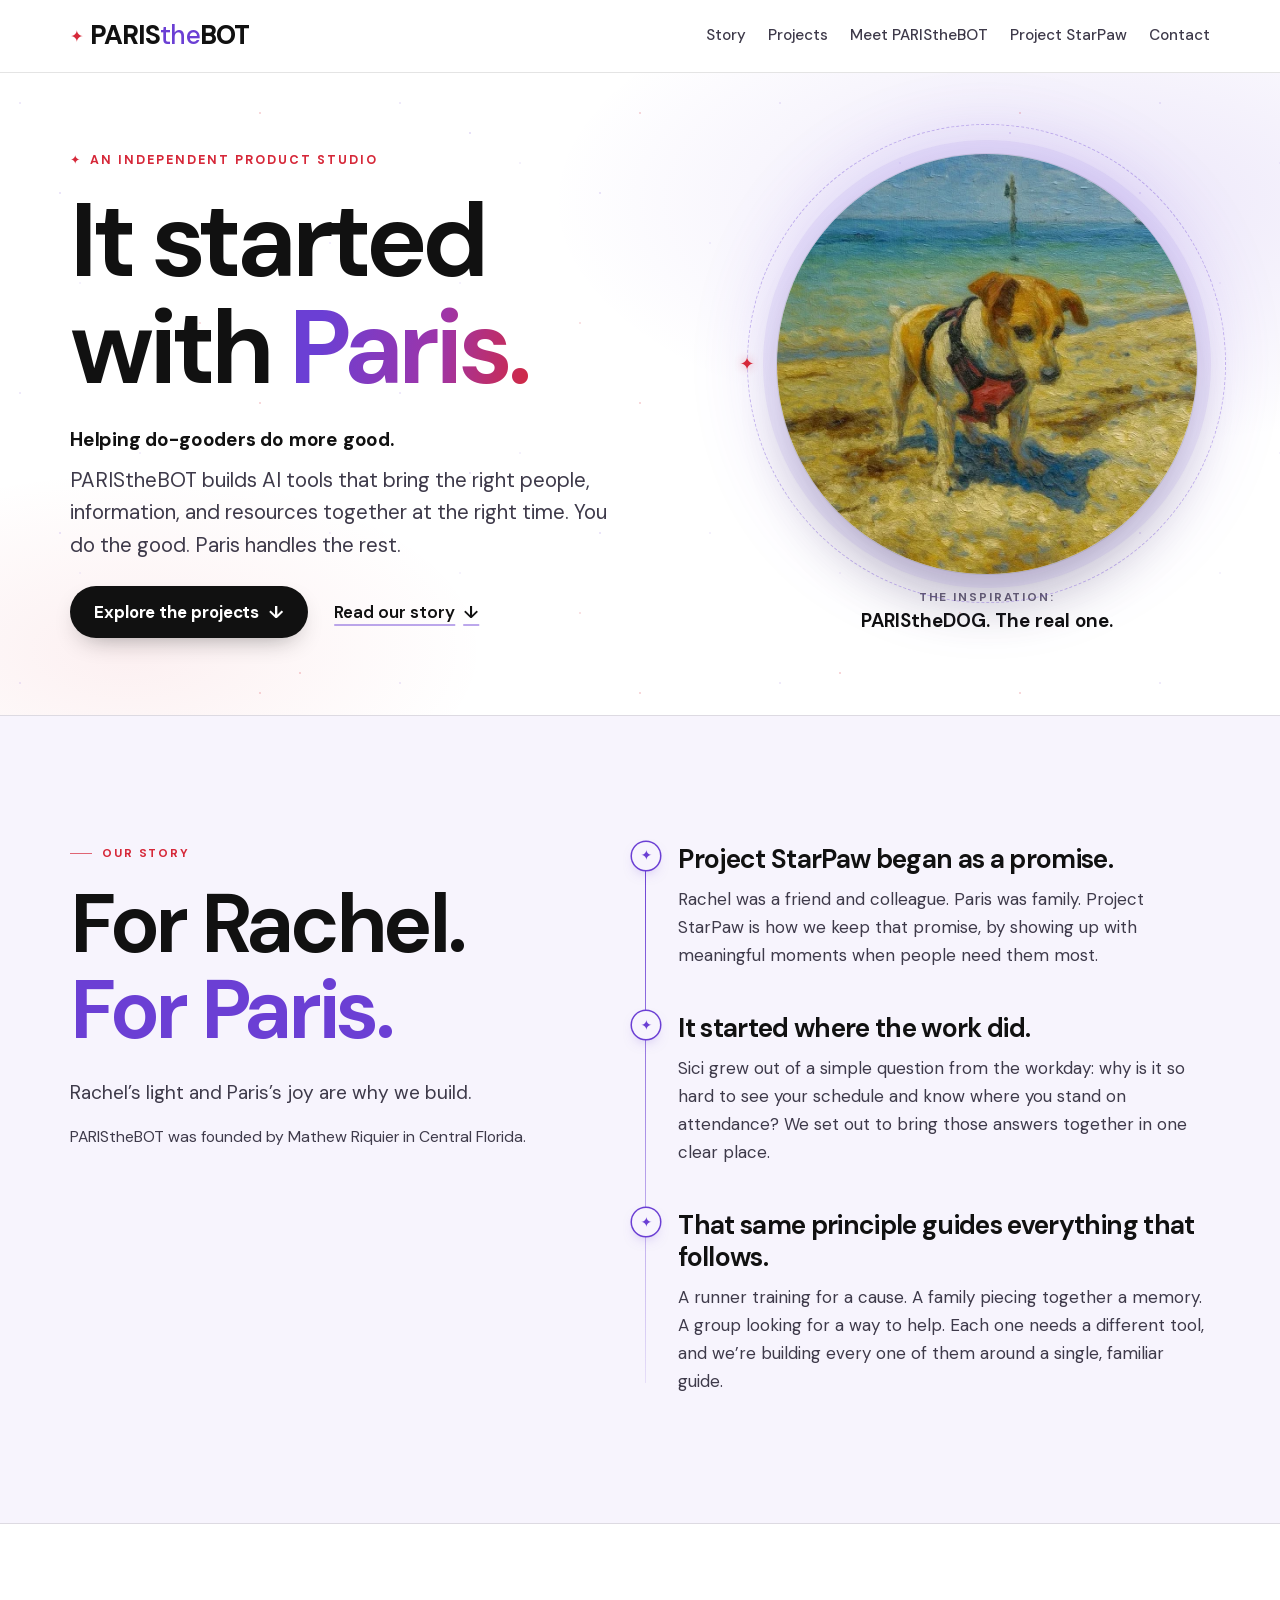
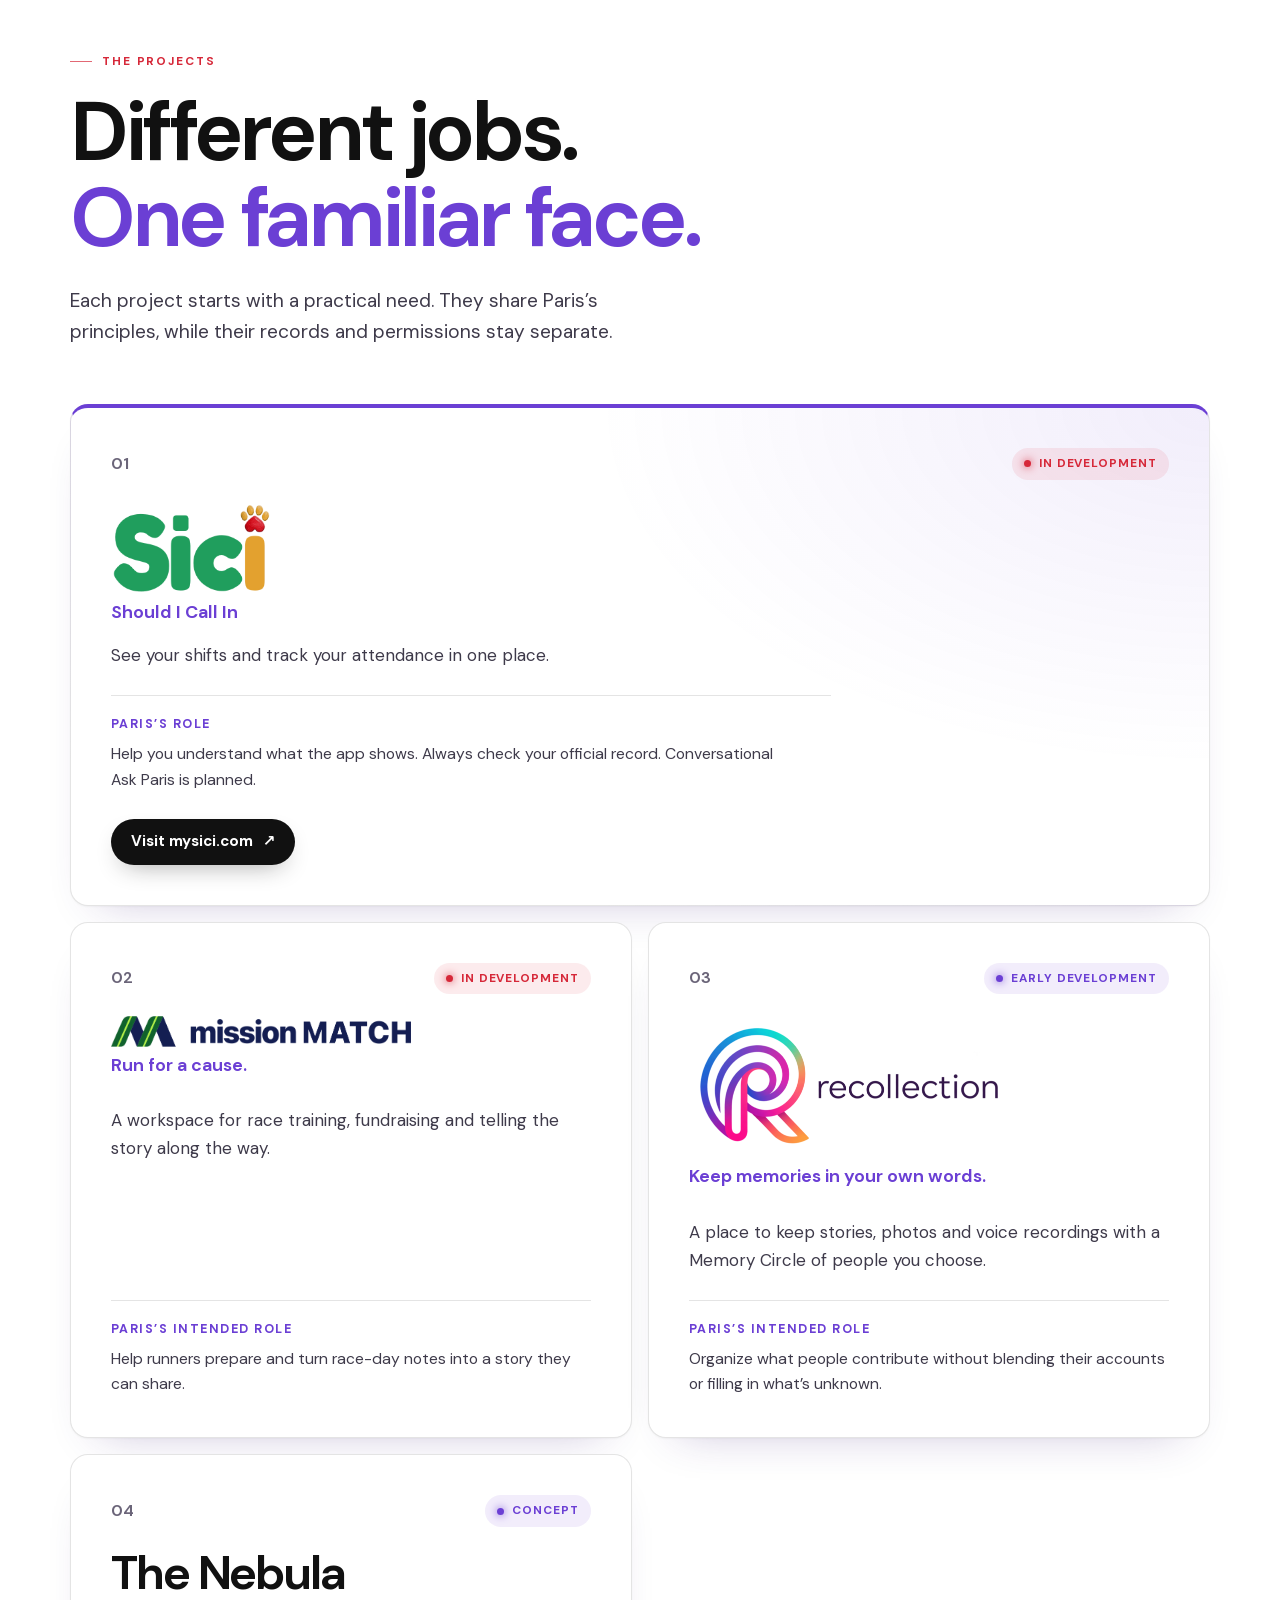
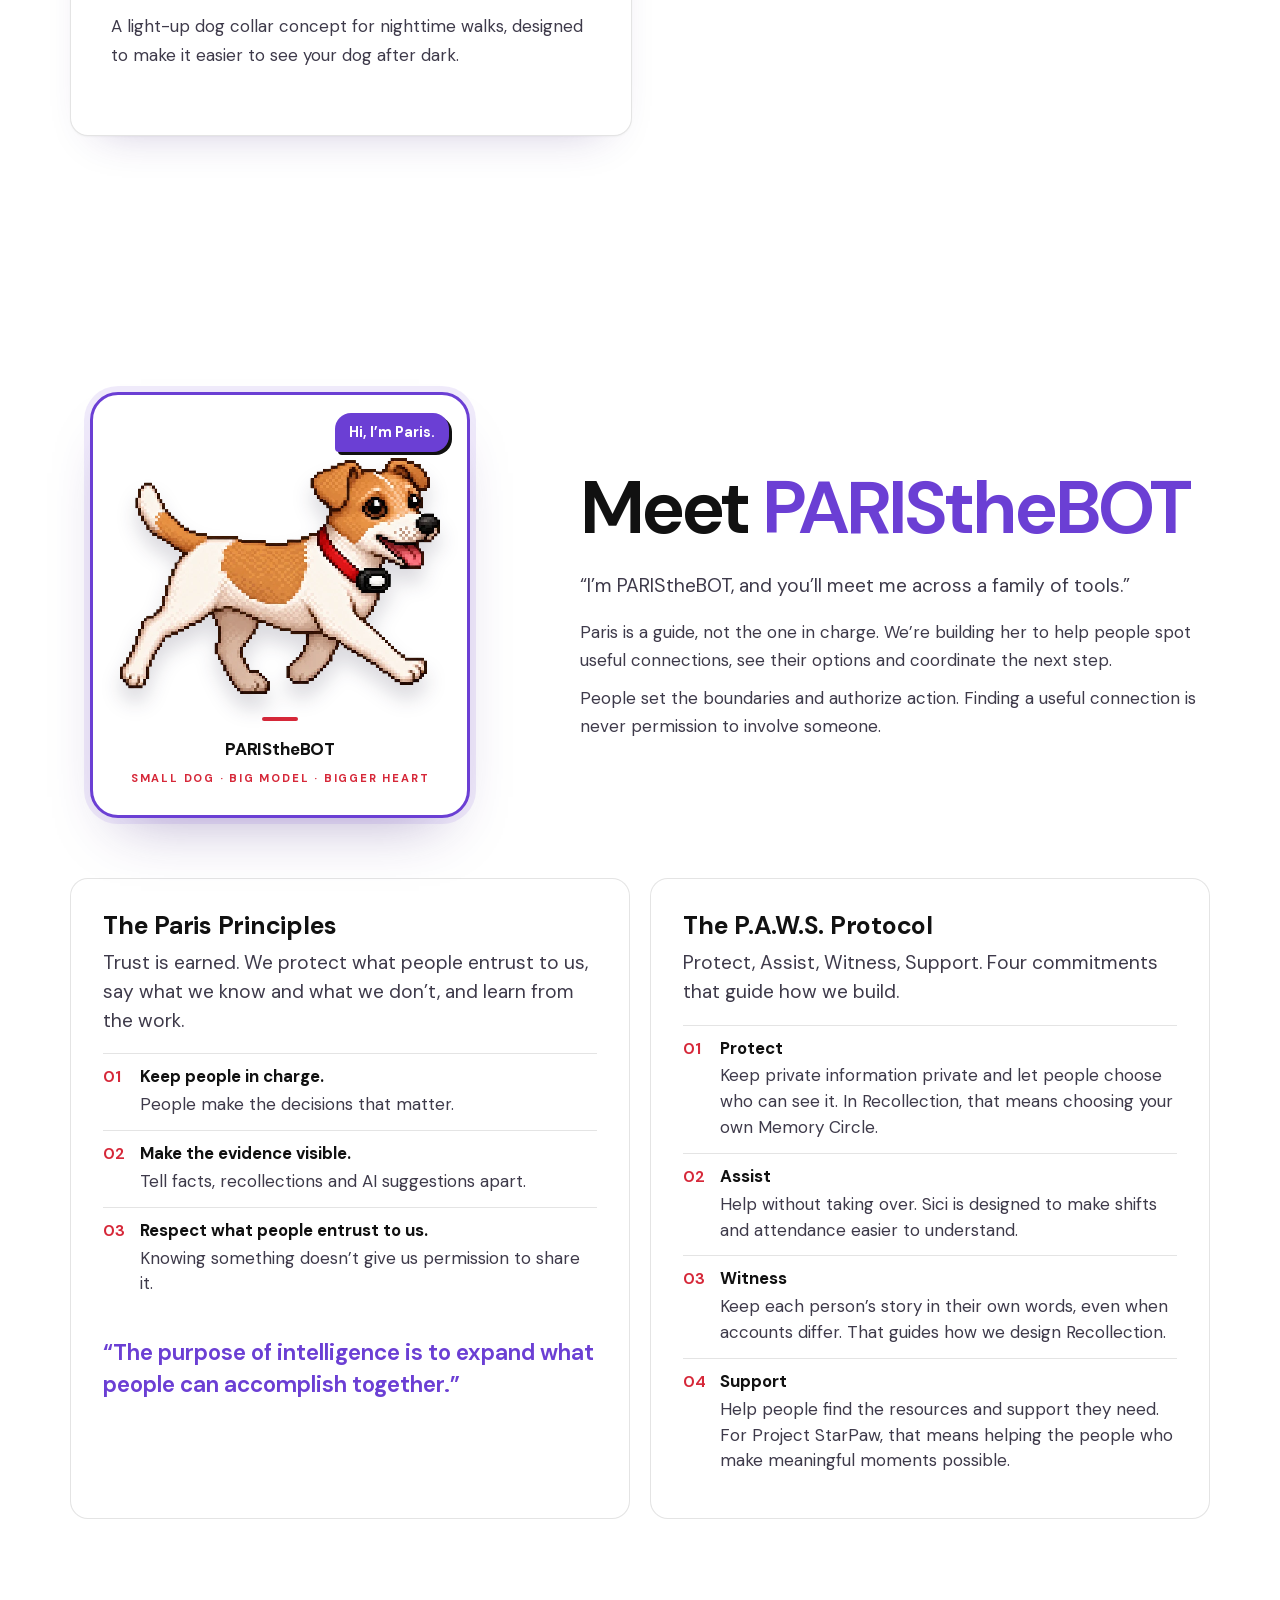
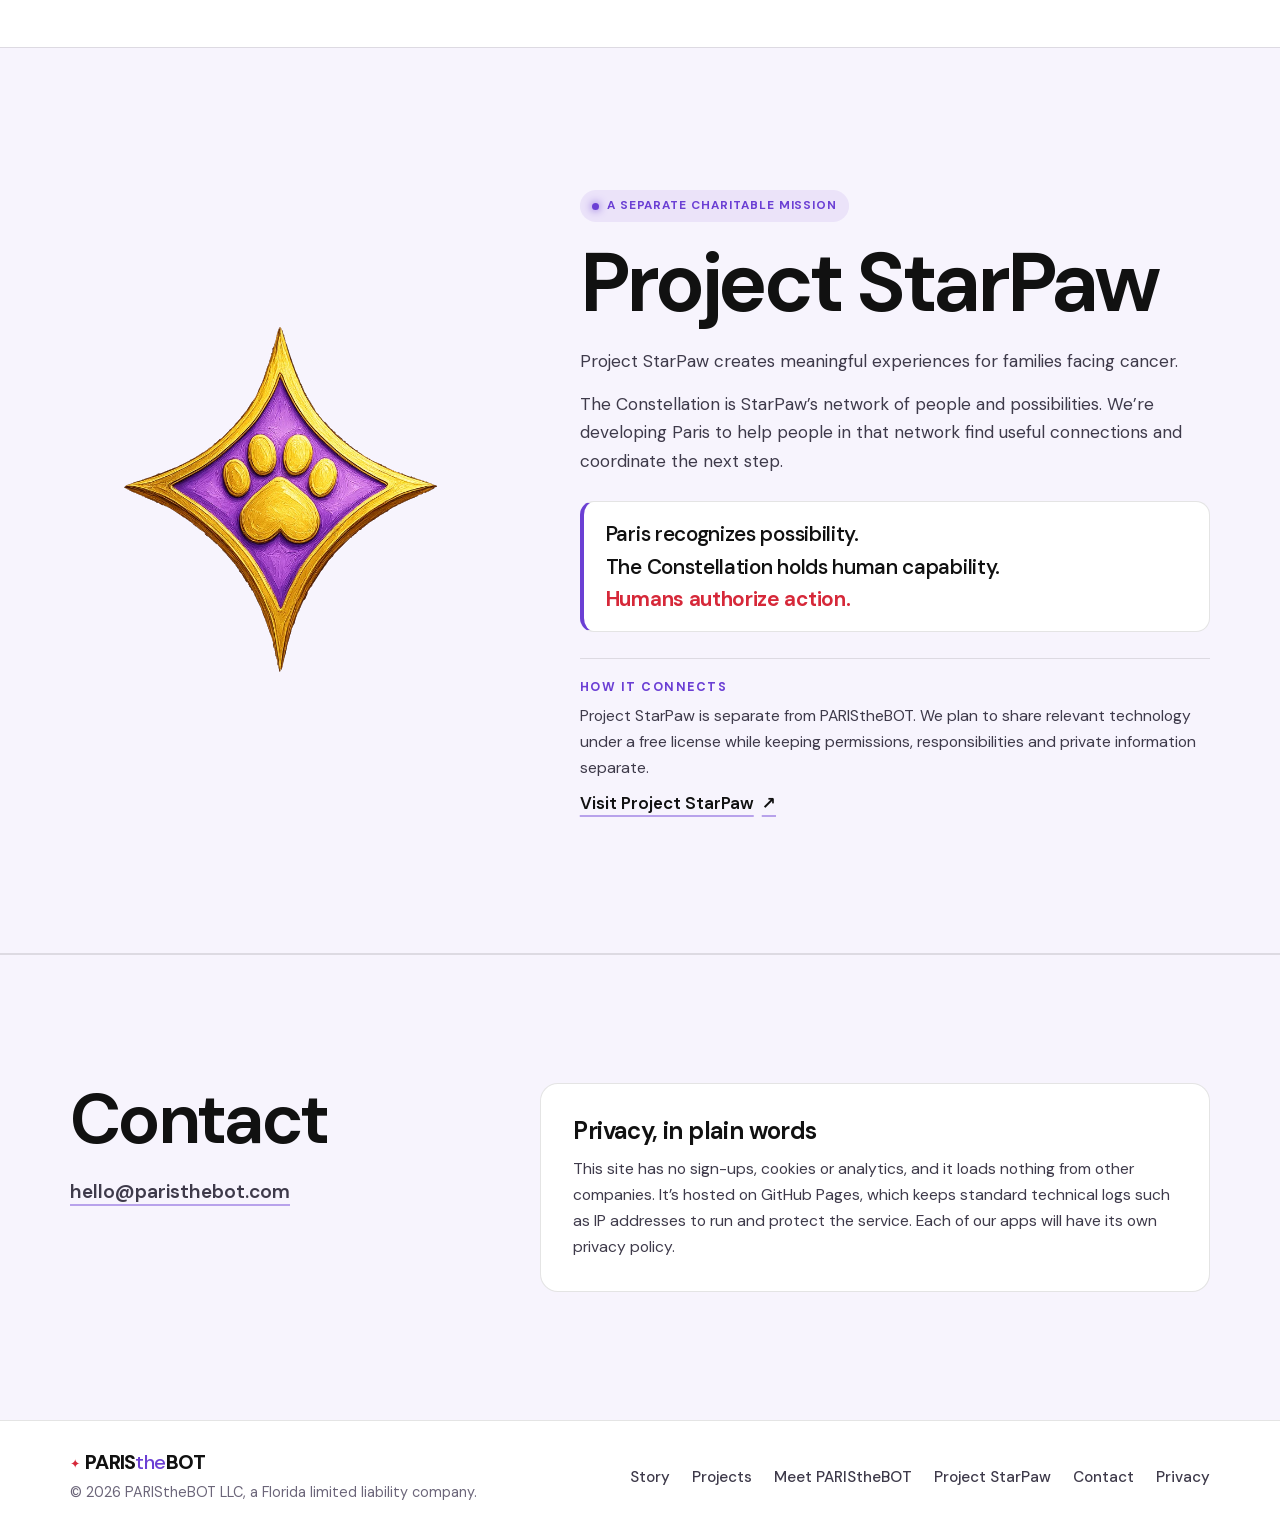
<file: index.html>
<!doctype html>
<html lang="en">
<head>
<meta charset="utf-8">
<meta name="google-site-verification" content="heegxOAehDeQKN-p0xcVVwcKfnqe8Am1sSPgdfb2A_0" />
<meta name="viewport" content="width=device-width, initial-scale=1, viewport-fit=cover">
<title>PARIStheBOT | AI Tools for Do-Gooders</title>
<link rel="canonical" href="https://paristhebot.com/">
<meta name="description" content="Helping do-gooders do more good. PARIStheBOT builds AI tools that bring the right people, information, and resources together at the right time.">
<meta name="theme-color" content="#FFFFFF">
<meta name="color-scheme" content="light">
<link rel="icon" type="image/png" href="assets/favicon.png">
<link rel="apple-touch-icon" href="assets/apple-touch-icon.png">
<meta property="og:type" content="website">
<meta property="og:site_name" content="PARIStheBOT">
<meta property="og:title" content="PARIStheBOT | AI Tools for Do-Gooders">
<meta property="og:description" content="Helping do-gooders do more good. PARIStheBOT builds AI tools that bring the right people, information, and resources together at the right time.">
<meta property="og:url" content="https://paristhebot.com/">
<meta property="og:image" content="https://paristhebot.com/assets/og-image.png">
<meta property="og:image:width" content="1200">
<meta property="og:image:height" content="630">
<meta property="og:image:alt" content="Pixel Paris, a Jack Russell, beside the words It started with Paris.">
<meta name="twitter:card" content="summary_large_image">
<link rel="preload" href="assets/fonts/dmsans.woff2" as="font" type="font/woff2" crossorigin>
<link rel="stylesheet" href="style.css?v=modern-type-2">
<script type="application/ld+json">
{
  "@context": "https://schema.org",
  "@graph": [
    {
      "@type": "WebSite",
      "@id": "https://paristhebot.com/#website",
      "url": "https://paristhebot.com/",
      "name": "PARIStheBOT",
      "description": "Helping do-gooders do more good. PARIStheBOT builds AI tools that bring the right people, information, and resources together at the right time.",
      "inLanguage": "en",
      "publisher": {
        "@id": "https://paristhebot.com/#organization"
      },
      "about": {
        "@id": "https://paristhebot.com/#organization"
      }
    },
    {
      "@type": "Organization",
      "@id": "https://paristhebot.com/#organization",
      "name": "PARIStheBOT",
      "url": "https://paristhebot.com/",
      "description": "Helping do-gooders do more good. PARIStheBOT builds AI tools that bring the right people, information, and resources together at the right time.",
      "logo": "https://paristhebot.com/assets/apple-touch-icon.png",
      "founder": {
        "@type": "Person",
        "name": "Mathew Riquier"
      },
      "brand": [
        {
          "@type": "Brand",
          "name": "Sici",
          "url": "https://mysici.com/"
        }
      ]
    },
    {
      "@type": "WebPage",
      "@id": "https://paristhebot.com/#home",
      "url": "https://paristhebot.com/",
      "name": "PARIStheBOT | AI Tools for Do-Gooders",
      "isPartOf": {
        "@id": "https://paristhebot.com/#website"
      },
      "about": {
        "@id": "https://paristhebot.com/#organization"
      },
      "mentions": [
        {
          "@type": "Organization",
          "name": "Project StarPaw",
          "url": "https://projectstarpaw.org/"
        }
      ]
    }
  ]
}
</script>
</head>
<body>
<a class="skip" href="#main">Skip to content</a>

<header class="top" id="top">
  <div class="wrap top-inner">
    <a class="brand" href="#top" aria-label="PARIStheBOT, back to top"><span class="star" aria-hidden="true">✦</span>PARIS<span class="brand-mid">the</span>BOT</a>
    <nav aria-label="Main navigation">
      <a href="#story">Story</a>
      <a href="#projects">Projects</a>
      <a href="#paris">Meet PARIStheBOT</a>
      <a href="#starpaw">Project StarPaw</a>
      <a href="#contact">Contact</a>
    </nav>
  </div>
</header>

<main id="main">

<section class="hero" aria-labelledby="headline">
  <div class="sky" aria-hidden="true"></div>
  <div class="wrap hero-inner">
    <figure class="moon">
      <div class="moon-frame">
        <span class="orbit" aria-hidden="true"><i>✦</i></span>
        <img src="assets/paris-beach-hero.webp" alt="Painting of Paris, a Jack Russell in a red harness, standing on a beach" srcset="assets/paris-beach-hero-480.webp 480w, assets/paris-beach-hero-720.webp 720w, assets/paris-beach-hero.webp 960w" sizes="(max-width: 600px) 60vw, (max-width: 860px) 300px, 420px" width="960" height="960" fetchpriority="high">
      </div>
      <figcaption><span class="label">The inspiration:</span> <strong>PARIStheDOG. The real one.</strong></figcaption>
    </figure>
    <div class="hero-copy">
      <p class="eyebrow"><span class="star" aria-hidden="true">✦</span> An independent product studio</p>
      <h1 id="headline">It started <span class="line">with <em>Paris.</em></span></h1>
      <p class="motto">Helping do-gooders do more good.</p>
      <p class="intro">PARIStheBOT builds AI tools that bring the right people, information, and resources together at the right time. You do the good. Paris handles the rest.</p>
      <div class="actions">
        <a class="button" href="#projects">Explore the projects <span aria-hidden="true">↓</span></a>
        <a class="text-link" href="#story">Read our story <span aria-hidden="true">↓</span></a>
      </div>
    </div>
  </div>
</section>

<section class="story section" id="story" aria-labelledby="story-title">
  <div class="wrap story-layout">
    <div class="story-head">
      <p class="kicker">Our story</p>
      <h2 id="story-title">For Rachel.<br><em>For Paris.</em></h2>
      <p class="lead">Rachel’s light and Paris’s joy are why we build.</p>
      <p class="founder">PARIStheBOT was founded by Mathew Riquier in Central Florida.</p>
    </div>
    <ol class="path">
      <li>
        <span class="node" aria-hidden="true">✦</span>
        <div>
          <h3>Project StarPaw began as a promise.</h3>
          <p>Rachel was a friend and colleague. Paris was family. Project StarPaw is how we keep that promise, by showing up with meaningful moments when people need them most.</p>
        </div>
      </li>
      <li>
        <span class="node" aria-hidden="true">✦</span>
        <div>
          <h3>It started where the work did.</h3>
          <p>Sici grew out of a simple question from the workday: why is it so hard to see your schedule and know where you stand on attendance? We set out to bring those answers together in one clear place.</p>
        </div>
      </li>
      <li>
        <span class="node" aria-hidden="true">✦</span>
        <div>
          <h3>That same principle guides everything that follows.</h3>
          <p>A runner training for a cause. A family piecing together a memory. A group looking for a way to help. Each one needs a different tool, and we’re building every one of them around a single, familiar guide.</p>
        </div>
      </li>
    </ol>
  </div>
</section>

<section class="projects section" id="projects" aria-labelledby="projects-title">
  <div class="wrap">
    <p class="kicker">The projects</p>
    <h2 id="projects-title">Different jobs.<br><em>One familiar face.</em></h2>
    <p class="section-intro">Each project starts with a practical need. They share Paris’s principles, while their records and permissions stay separate.</p>

    <article class="card feature" id="sici">
      <div class="card-top"><span class="num">01</span><span class="status"><i aria-hidden="true"></i>In development</span></div>
      <h3 class="logo-title"><picture><source srcset="assets/sici-wordmark-web.webp" type="image/webp"><img src="assets/sici-wordmark.svg" alt="Sici" width="1602" height="915" loading="lazy"></picture></h3>
      <p class="tagline">Should I Call In</p>
      <p>See your shifts and track your attendance in one place.</p>
      <div class="role"><strong>Paris’s role</strong><p>Help you understand what the app shows. Always check your official record. Conversational Ask Paris is planned.</p></div>
      <a class="button button-small" href="https://mysici.com" rel="noopener">Visit mysici.com <span aria-hidden="true">↗</span></a>
    </article>

    <div class="card-grid">
      <article class="card" id="mission-match">
        <div class="card-top"><span class="num">02</span><span class="status"><i aria-hidden="true"></i>In development</span></div>
        <h3 class="logo-title logo-wide"><img src="assets/mission-match-logo.webp" alt="Mission &amp; Match" width="1609" height="164"></h3>
        <p class="tagline">Run for a cause.</p>
        <p>A workspace for race training, fundraising and telling the story along the way.</p>
        <div class="role"><strong>Paris’s intended role</strong><p>Help runners prepare and turn race-day notes into a story they can share.</p></div>
      </article>
      <article class="card" id="recollection">
        <div class="card-top"><span class="num">03</span><span class="status status-early"><i aria-hidden="true"></i>Early development</span></div>
        <h3><img src="assets/recollection-logo.png?v=2" alt="Recollection" width="320" height="138" loading="lazy"></h3>
        <p class="tagline">Keep memories in your own words.</p>
        <p>A place to keep stories, photos and voice recordings with a Memory Circle of people you choose.</p>
        <div class="role"><strong>Paris’s intended role</strong><p>Organize what people contribute without blending their accounts or filling in what’s unknown.</p></div>
      </article>
      <article class="card" id="nebula">
        <div class="card-top"><span class="num">04</span><span class="status status-early"><i aria-hidden="true"></i>Concept</span></div>
        <h3>The Nebula</h3>
        <p>A light-up dog collar concept for nighttime walks, designed to make it easier to see your dog after dark.</p>
      </article>
    </div>
  </div>
</section>

<section class="paris section" id="paris" aria-labelledby="paris-title">
  <div class="wrap paris-grid">
    <figure class="pixel-paris">
      <p class="bubble">Hi, I’m Paris.</p>
      <img src="assets/paris-walk.webp" alt="Pixel-art Paris, a Jack Russell in a red collar, trotting along with her tongue out" width="720" height="535" loading="lazy">
      <figcaption>PARIStheBOT <span>Small dog · big model · bigger heart</span></figcaption>
    </figure>
    <div>
      <h2 id="paris-title">Meet <em>PARIStheBOT</em></h2>
      <p class="section-intro">“I’m PARIStheBOT, and you’ll meet me across a family of tools.”</p>
      <div id="orchestration" class="paris-role"><p>Paris is a guide, not the one in charge. We’re building her to help people spot useful connections, see their options and coordinate the next step.</p><p>People set the boundaries and authorize action. Finding a useful connection is never permission to involve someone.</p></div>
    </div>
  </div>
  <div class="wrap paris-values">
    <section class="values-panel" aria-labelledby="paris-principles">
      <h3 id="paris-principles">The Paris Principles</h3>
      <p class="section-intro">Trust is earned. We protect what people entrust to us, say what we know and what we don’t, and learn from the work.</p>
      <ol class="principles">
        <li><h4>Keep people in charge.</h4><p>People make the decisions that matter.</p></li>
        <li><h4>Make the evidence visible.</h4><p>Tell facts, recollections and AI suggestions apart.</p></li>
        <li><h4>Respect what people entrust to us.</h4><p>Knowing something doesn’t give us permission to share it.</p></li>
      </ol>
      <p class="purpose">“The purpose of intelligence is to expand what people can accomplish together.”</p>
    </section>
    <section class="values-panel" id="paws-protocol" aria-labelledby="paws-protocol-title">
        <h3 id="paws-protocol-title">The P.A.W.S. Protocol</h3>
        <p class="section-intro">Protect, Assist, Witness, Support. Four commitments that guide how we build.</p>
        <ol class="principles">
          <li><h4>Protect</h4><p>Keep private information private and let people choose who can see it. In Recollection, that means choosing your own Memory Circle.</p></li>
          <li><h4>Assist</h4><p>Help without taking over. Sici is designed to make shifts and attendance easier to understand.</p></li>
          <li><h4>Witness</h4><p>Keep each person’s story in their own words, even when accounts differ. That guides how we design Recollection.</p></li>
          <li><h4>Support</h4><p>Help people find the resources and support they need. For Project StarPaw, that means helping the people who make meaningful moments possible.</p></li>
        </ol>
    </section>
  </div>
</section>

<section class="starpaw section" id="starpaw" aria-labelledby="starpaw-title">
  <div class="wrap starpaw-inner">
    <svg aria-hidden="true" focusable="false" width="0" height="0" style="position:absolute">
      <defs>
        <filter id="starpaw-edge-clean" x="0" y="0" width="100%" height="100%" color-interpolation-filters="sRGB">
          <!-- Soften the old dark matte without changing the opaque artwork. -->
          <feComponentTransfer><feFuncA type="linear" slope="1.818182" intercept="-0.818182"/></feComponentTransfer>
        </filter>
      </defs>
    </svg>
    <img class="starpaw-emblem" style="filter:url(#starpaw-edge-clean)" src="assets/starpaw-emblem.webp" alt="The Project StarPaw emblem: a gold four-point star around a gold paw with a heart-shaped pad on lavender" width="579" height="640" loading="lazy">
    <div class="starpaw-copy">
      <p class="kicker"><span class="status status-sep"><i aria-hidden="true"></i>A separate charitable mission</span></p>
      <h2 id="starpaw-title">Project StarPaw</h2>
      <p>Project StarPaw creates meaningful experiences for families facing cancer.</p>
      <p>The Constellation is StarPaw’s network of people and possibilities. We’re developing Paris to help people in that network find useful connections and coordinate the next step.</p>
      <blockquote class="trio"><p>Paris recognizes possibility.</p><p>The Constellation holds human capability.</p><p>Humans authorize action.</p></blockquote>
      <div class="role"><strong>How it connects</strong><p>Project StarPaw is separate from PARIStheBOT. We plan to share relevant technology under a free license while keeping permissions, responsibilities and private information separate.</p></div>
      <a class="text-link" href="https://projectstarpaw.org/">Visit Project StarPaw <span aria-hidden="true">↗</span></a>
    </div>
  </div>
</section>

<section class="hello section" id="hello" aria-labelledby="contact-title">
  <div class="wrap hello-grid">
    <div class="contact" id="contact">
      <h2 id="contact-title">Contact</h2>
      <p class="section-intro"><a class="text-link" href="mailto:hello@paristhebot.com">hello@paristhebot.com</a></p>
    </div>
    <aside class="privacy" id="privacy" aria-labelledby="privacy-title">
      <h3 id="privacy-title">Privacy, in plain words</h3>
      <p>This site has no sign-ups, cookies or analytics, and it loads nothing from other companies. It’s hosted on GitHub Pages, which keeps standard technical logs such as IP addresses to run and protect the service. Each of our apps will have its own privacy policy.</p>
    </aside>
  </div>
</section>

</main>

<footer class="footer">
  <div class="wrap footer-inner">
    <div>
      <a class="brand" href="#top"><span class="star" aria-hidden="true">✦</span>PARIS<span class="brand-mid">the</span>BOT</a>
      <p>© 2026 PARIStheBOT LLC, a Florida limited liability company.</p>
    </div>
    <nav aria-label="Footer">
      <a href="#story">Story</a>
      <a href="#projects">Projects</a>
      <a href="#paris">Meet PARIStheBOT</a>
      <a href="#starpaw">Project StarPaw</a>
      <a href="#contact">Contact</a>
      <a href="#privacy">Privacy</a>
    </nav>
  </div>
</footer>
</body>
</html>
</file>
<file: style.css>
/* PARIStheBOT — clean white, with Paris at the heart.
   Purple, black and red accents (the red is Paris's collar).
   Fonts are self-hosted (SIL Open Font License), so the site makes no third-party requests. */

@font-face{font-family:"DM Sans";src:url("assets/fonts/dmsans.woff2") format("woff2");font-weight:400 800;font-style:normal;font-display:swap}

:root{
  --bg:#FFFFFF;         /* page */
  --band:#F7F4FD;       /* alternate bands, a breath of lilac */
  --card:#FFFFFF;       /* raised surfaces */
  --line:rgba(17,17,17,.11);
  --ink:#111111;        /* primary text, the black accent */
  --ink-2:#3E3A4A;      /* supporting text */
  --ink-3:#6B6579;      /* labels */
  --purple:#6B3FD4;     /* purple accent */
  --red:#D62839;        /* red accent, Paris's collar */
  --text:"DM Sans",system-ui,-apple-system,"Segoe UI",sans-serif;
  --width:1140px;
  --gutter:max(20px,env(safe-area-inset-left,0px));
  --gutter-r:max(20px,env(safe-area-inset-right,0px));
  --radius:18px;
  color-scheme:light;
}

*,*::before,*::after{box-sizing:border-box}
html{scroll-behavior:smooth;-webkit-text-size-adjust:100%}
body{margin:0;background:var(--bg);color:var(--ink);font-family:var(--text);font-size:1.0625rem;line-height:1.65;-webkit-font-smoothing:antialiased;overflow-x:hidden}
img{max-width:100%;height:auto;display:block}
a{color:inherit}
p,h1,h2,h3,figure,ol{margin:0}
ol{padding:0;list-style:none}
p{max-width:62ch}
h1,h2{font-weight:650;line-height:1.03;letter-spacing:-.052em;text-wrap:balance}
h2{font-size:clamp(2.6rem,7.4vw,5.2rem)}
h1 em,h2 em{font-style:normal;font-weight:inherit}
h3{font-family:var(--text);font-weight:700;font-size:1.12rem;line-height:1.25;letter-spacing:-.01em}
:focus-visible{outline:3px solid var(--purple);outline-offset:4px;border-radius:4px}
section{scroll-margin-top:84px}
.wrap{width:100%;max-width:calc(var(--width) + 40px);margin-inline:auto;padding-left:var(--gutter);padding-right:var(--gutter-r)}
.skip{position:absolute;top:0;left:1rem;transform:translateY(-130%);padding:10px 14px;background:var(--ink);color:var(--bg);z-index:20;border-radius:8px;font-weight:700}
.skip:focus{transform:translateY(12px)}

/* Header */
.top{position:relative;z-index:5;border-bottom:1px solid var(--line);background:var(--bg)}
.top-inner{display:flex;align-items:center;justify-content:space-between;gap:12px 28px;flex-wrap:wrap;padding-block:14px}
.brand{display:inline-flex;align-items:baseline;font-family:var(--text);font-weight:800;font-size:clamp(1.35rem,3.2vw,1.65rem);letter-spacing:-.04em;line-height:1.1;text-decoration:none;white-space:nowrap}
.brand-mid{color:var(--purple);font-weight:500;letter-spacing:-.02em}
.star{color:var(--red);font-size:.62em;margin-right:.45em;transform:translateY(-.12em);display:inline-block}
.top nav{display:flex;gap:4px 22px;flex-wrap:wrap}
.top nav a,.footer nav a{text-decoration:none;color:var(--ink-2);font-size:.95rem;font-weight:500;min-height:44px;display:inline-flex;align-items:center}
.top nav a:hover,.footer nav a:hover{color:var(--ink)}
@media(min-width:861px){.top{position:sticky;top:env(safe-area-inset-top,0px);background:rgba(255,255,255,.9);backdrop-filter:blur(14px);-webkit-backdrop-filter:blur(14px)}}

/* Hero: soft light with faint purple stars, and Paris in the round frame */
.hero{position:relative;isolation:isolate;overflow:hidden;padding-block:clamp(36px,6vw,80px) clamp(44px,6vw,88px)}
.sky{position:absolute;inset:0;z-index:-1;pointer-events:none;
  background:
    radial-gradient(60% 55% at 85% 20%,rgba(107,63,212,.13),transparent 70%),
    radial-gradient(40% 40% at 10% 90%,rgba(214,40,57,.07),transparent 70%)}
.sky::before,.sky::after{content:"";position:absolute;inset:0;background-repeat:repeat}
.sky::before{background-image:
    radial-gradient(1.6px 1.6px at 20px 30px,rgba(107,63,212,0.41),transparent 60%),
    radial-gradient(1.6px 1.6px at 140px 90px,rgba(107,63,212,0.28),transparent 60%),
    radial-gradient(2px 2px at 260px 40px,rgba(214,40,57,0.44),transparent 60%),
    radial-gradient(1.6px 1.6px at 330px 170px,rgba(107,63,212,0.30),transparent 60%),
    radial-gradient(1.6px 1.6px at 80px 210px,rgba(107,63,212,0.25),transparent 60%),
    radial-gradient(2px 2px at 200px 250px,rgba(214,40,57,0.33),transparent 60%);
  background-size:380px 290px}
.sky::after{background-image:
    radial-gradient(1.6px 1.6px at 60px 120px,rgba(107,63,212,0.50),transparent 60%),
    radial-gradient(2px 2px at 300px 260px,rgba(214,40,57,0.47),transparent 60%),
    radial-gradient(1.8px 1.8px at 470px 60px,rgba(107,63,212,0.44),transparent 60%);
  background-size:540px 340px;animation:twinkle 7s ease-in-out infinite alternate}
@keyframes twinkle{from{opacity:.25}to{opacity:1}}

.hero-inner{display:grid;grid-template-columns:minmax(0,1.15fr) minmax(0,.85fr);align-items:center;gap:clamp(40px,7vw,96px)}
.hero-copy{min-width:0;grid-column:1;grid-row:1}
.hero-inner>.moon{grid-column:2;grid-row:1}
.eyebrow{display:flex;align-items:center;gap:.6em;color:var(--red);text-transform:uppercase;letter-spacing:.16em;font-size:.78rem;font-weight:700}
.eyebrow .star{color:var(--red);margin:0;font-size:1em;transform:none}
.hero h1{font-size:clamp(3rem,8.1vw,6.6rem);margin:18px 0 22px;font-weight:650}
.hero h1 .line{display:block}
.hero h1 em{background:linear-gradient(100deg,var(--purple) 15%,#9E35A8 60%,var(--red) 100%);-webkit-background-clip:text;background-clip:text;color:transparent;padding-right:.08em}
.hero .motto+.intro{margin-top:8px}
.intro{font-size:clamp(1.08rem,2.2vw,1.28rem);color:var(--ink-2);max-width:40ch;line-height:1.6}
.actions{margin-top:24px;display:flex;flex-wrap:wrap;align-items:center;gap:14px 26px}
.button{display:inline-flex;align-items:center;gap:10px;min-height:52px;padding:0 24px;border-radius:999px;background:var(--ink);color:#FFFFFF;text-decoration:none;font-weight:700;letter-spacing:-.005em;box-shadow:0 10px 26px -12px rgba(17,17,17,.45);transition:transform .2s ease,box-shadow .2s ease,background .2s ease}
.button:hover{transform:translateY(-2px);background:var(--purple);box-shadow:0 16px 32px -12px rgba(107,63,212,.55)}
.button-small{min-height:46px;padding:0 20px;font-size:.95rem;margin-top:26px}
.text-link{display:inline-flex;align-items:center;gap:8px;min-height:44px;font-weight:600;text-decoration:underline;text-decoration-color:rgba(107,63,212,.45);text-underline-offset:6px;text-decoration-thickness:1.5px}
.text-link:hover{text-decoration-color:var(--purple)}

.moon{justify-self:center;width:min(100%,420px);display:grid;gap:14px}
.moon-frame{position:relative;aspect-ratio:1;max-width:100%}
.moon-frame img{width:100%;height:100%;object-fit:cover;object-position:50% 40%;border-radius:50%;box-shadow:0 0 0 1px rgba(17,17,17,.08),0 0 0 14px rgba(107,63,212,.07),0 0 80px 6px rgba(107,63,212,.22),0 40px 70px -30px rgba(17,17,17,.35)}
.orbit{position:absolute;inset:-7%;border-radius:50%;border:1.5px dashed rgba(107,63,212,.35);animation:orbit 60s linear infinite}
.orbit i{position:absolute;top:50%;left:-9px;transform:translateY(-50%);font-style:normal;color:var(--red);font-size:18px;line-height:1;text-shadow:0 0 10px rgba(214,40,57,.45)}
@keyframes orbit{to{transform:rotate(360deg)}}
.moon figcaption{display:flex;flex-direction:column;align-items:center;gap:2px;text-align:center}
.label,.kicker{text-transform:uppercase;letter-spacing:.16em;font-size:.74rem;font-weight:700;color:var(--ink-3)}
.moon figcaption strong{font-family:var(--text);font-weight:650;font-size:clamp(1.02rem,2vw,1.2rem);color:var(--ink);line-height:1.3}

/* Sections */
.section{padding-block:clamp(72px,10vw,132px)}
.kicker{color:var(--red);margin-bottom:18px;display:flex;align-items:center;gap:10px}
.kicker::before{content:"";width:22px;height:1px;background:currentColor;opacity:.7}
.lead,.section-intro{color:var(--ink-2);font-size:clamp(1.06rem,2vw,1.2rem);margin-top:24px;max-width:46ch}
h2 em{color:var(--purple)}

/* Story: a constellation path */
.story{background:var(--band);border-block:1px solid var(--line)}
.story-layout{display:grid;grid-template-columns:minmax(0,.9fr) minmax(0,1.1fr);gap:clamp(40px,7vw,100px);align-items:start}
.story-head{position:sticky;top:110px}
.founder{margin-top:16px;color:var(--ink-2);font-size:.98rem}
.path{position:relative;display:grid;gap:clamp(30px,4vw,44px);padding-left:46px}
.path::before{content:"";position:absolute;left:13px;top:12px;bottom:12px;width:1px;background:linear-gradient(to bottom,var(--purple),rgba(107,63,212,.12))}
.path li{position:relative}
.path .node{position:absolute;left:-46px;top:-2px;width:28px;height:28px;display:grid;place-items:center;border-radius:50%;background:var(--band);color:var(--purple);font-size:14px;box-shadow:0 0 0 1.5px var(--purple),0 6px 14px -6px rgba(107,63,212,.5)}
.path h3{font-weight:650;font-size:clamp(1.35rem,2.5vw,1.65rem);letter-spacing:-.025em;line-height:1.18;margin-bottom:10px}
.path p{color:var(--ink-2)}

/* Projects */
.card{position:relative;background:var(--card);border:1px solid var(--line);box-shadow:0 1px 2px rgba(17,17,17,.04),0 22px 44px -30px rgba(60,30,120,.3);border-radius:var(--radius);padding:clamp(24px,4vw,40px);display:flex;flex-direction:column;min-width:0;transition:transform .25s ease,border-color .25s ease}
.card:hover{transform:translateY(-3px);border-color:rgba(107,63,212,.45)}
.card h3{font-weight:650;font-size:clamp(2rem,4.6vw,2.95rem);letter-spacing:-.045em;line-height:1.05;margin:22px 0 14px}
.card>p{color:var(--ink-2)}
.card-top{display:flex;align-items:center;justify-content:space-between;gap:12px}
.num{color:var(--ink-3);font-size:1rem;font-weight:650;font-variant-numeric:tabular-nums}
.status{display:inline-flex;align-items:center;gap:8px;padding:6px 12px;border-radius:999px;background:rgba(214,40,57,.09);color:var(--red);font-size:.74rem;font-weight:700;letter-spacing:.08em;text-transform:uppercase}
.status i{width:7px;height:7px;border-radius:50%;background:currentColor;box-shadow:0 0 8px currentColor}
.status-early{background:rgba(107,63,212,.09);color:var(--purple)}
.status-sep{background:rgba(107,63,212,.09);color:var(--purple)}
.role{margin-top:26px;padding-top:18px;border-top:1px solid var(--line)}
.role strong{display:block;font-size:.78rem;text-transform:uppercase;letter-spacing:.12em;color:var(--purple);margin-bottom:6px}
.role p{color:var(--ink-2);font-size:.98rem}
.card-grid .role{margin-top:auto}
.card-grid .card>p{margin-bottom:26px}
.feature{margin-top:clamp(36px,5vw,56px);background:radial-gradient(90% 120% at 100% 0%,rgba(107,63,212,.09),transparent 60%),var(--card);border-top:4px solid var(--purple)}
.feature h3{font-size:clamp(2.8rem,8vw,4.6rem)}
.feature>p,.feature .role{max-width:60ch}
.feature .button{align-self:flex-start}
.tagline{font-family:var(--text);font-weight:650;color:var(--purple)!important;font-size:1.12rem;margin:-6px 0 14px}
.card-grid{display:grid;grid-template-columns:repeat(2,minmax(0,1fr));gap:16px;margin-top:16px}

/* StarPaw */
.starpaw{background:var(--band);border-block:1px solid var(--line)}
.starpaw-inner{display:grid;grid-template-columns:minmax(0,.8fr) minmax(0,1.2fr);gap:clamp(32px,7vw,96px);align-items:center}
.starpaw-copy{min-width:0}
.starpaw-copy .kicker::before{display:none}
.starpaw h2{margin-bottom:22px}
.starpaw-copy>p{color:var(--ink-2);margin-top:14px;font-size:1.08rem}
.starpaw-emblem{width:min(100%,320px);justify-self:center;filter:drop-shadow(0 0 36px rgba(107,63,212,.22)) drop-shadow(0 22px 30px rgba(17,17,17,.18))}

/* Meet Paris */
.paris-grid{display:grid;grid-template-columns:minmax(0,.8fr) minmax(0,1.2fr);gap:clamp(40px,7vw,100px);align-items:center}
.pixel-paris{position:relative;justify-self:center;width:min(100%,380px);display:grid;justify-items:center;padding:60px 24px 28px;border-radius:28px;background:#FFFFFF;color:#111111;border:3px solid #6B3FD4;box-shadow:0 0 0 6px rgba(107,63,212,.1),0 30px 60px -30px rgba(60,30,120,.4)}
.pixel-paris img{width:100%;image-rendering:pixelated;filter:drop-shadow(0 14px 10px rgba(27,20,48,.16));transition:transform .3s cubic-bezier(.3,1.6,.5,1)}
.pixel-paris:hover img{transform:translateY(-8px) rotate(-2deg)}
.bubble{position:absolute;top:18px;right:18px;background:#6B3FD4;color:#FFFFFF;font-weight:700;font-size:.9rem;padding:8px 14px;border-radius:16px 16px 16px 4px;box-shadow:3px 3px 0 #111111}
.pixel-paris figcaption{margin-top:20px;text-align:center;font-weight:800;letter-spacing:-.01em;display:grid;gap:6px;color:#111111;justify-items:center}
.pixel-paris figcaption::before{content:"";width:36px;height:4px;border-radius:2px;background:#D62839;margin-bottom:8px}
.pixel-paris figcaption span{font-size:.7rem;font-weight:700;letter-spacing:.16em;text-transform:uppercase;color:#D62839}
#paris-title{overflow-wrap:anywhere;font-size:clamp(2.38rem,5.8vw,4.85rem)}
.paris-role{margin-top:16px;display:grid;gap:10px;color:var(--ink-2)}
.paris-values{display:grid;grid-template-columns:repeat(2,minmax(0,1fr));gap:20px;margin-top:clamp(32px,5vw,60px)}
.values-panel{min-width:0;padding:clamp(20px,3vw,32px);border:1px solid var(--line);border-radius:var(--radius);background:var(--bg)}
.values-panel>h3{font-size:clamp(1.25rem,2.6vw,1.55rem);line-height:1.2}
.values-panel>.section-intro{margin-top:8px;line-height:1.5}
.principles{margin-top:18px;display:grid;gap:0;counter-reset:p}
.principles li{counter-increment:p;display:grid;grid-template-columns:28px minmax(0,1fr);column-gap:9px;align-items:baseline;padding:12px 0;border-top:1px solid var(--line)}
.principles li::before{content:counter(p,decimal-leading-zero);grid-row:1;grid-column:1;font-family:var(--text);font-weight:650;font-variant-numeric:tabular-nums;color:var(--red);font-size:1rem;line-height:1.25}
.principles h4,.principles p{grid-column:2}
.principles h4{grid-row:1;margin:0;font-size:1.05rem;line-height:1.3}
.principles p{grid-row:2;margin-top:4px;line-height:1.52;color:var(--ink-2)}
#orchestration,#paris-principles,#contact,#privacy{scroll-margin-top:84px}

.motto{margin-top:18px;font-weight:700;color:var(--ink);letter-spacing:-.01em;font-size:clamp(1.05rem,2vw,1.2rem)}
.logo-title{margin:22px 0 10px!important;line-height:0!important}
.logo-title img{height:clamp(64px,10vw,92px);width:auto}
.logo-wide img{height:auto;width:min(100%,300px)}
.trio{margin:26px 0 0;padding:18px 22px;border-radius:14px;background:var(--bg);border:1px solid var(--line);border-left:4px solid var(--purple);display:grid;gap:4px}
.trio p{margin:0;font-size:clamp(1.05rem,2.4vw,1.3rem);line-height:1.35;font-weight:550;letter-spacing:-.015em;color:var(--ink)}
.trio p:last-child{color:var(--red);font-weight:650}
.purpose{margin-top:28px;font-family:var(--text);font-weight:650;font-size:clamp(1.15rem,2.6vw,1.4rem);line-height:1.4;color:var(--purple);max-width:36ch}

/* Hello + privacy */
.hello{background:var(--band);border-top:1px solid var(--line)}
.hello-grid{display:grid;grid-template-columns:minmax(0,.8fr) minmax(0,1.2fr);gap:24px;align-items:start}
.contact h2,.not-found-title{font-size:clamp(2.4rem,6vw,4.4rem)}
.contact .section-intro{margin-top:14px}
.privacy{background:var(--card);border:1px solid var(--line);border-radius:var(--radius);padding:clamp(22px,3.5vw,32px)}
.privacy h3{font-weight:650;font-size:1.5rem;letter-spacing:-.025em;margin-bottom:10px}
.privacy p{color:var(--ink-2);font-size:.98rem}

/* Footer */
.footer{border-top:1px solid var(--line);padding-block:28px calc(28px + env(safe-area-inset-bottom,0px))}
.footer-inner{display:flex;justify-content:space-between;align-items:center;gap:16px 32px;flex-wrap:wrap}
.footer .brand{font-size:1.25rem}
.footer p{color:var(--ink-3);font-size:.9rem;margin-top:4px}
.footer nav{display:flex;gap:4px 22px;flex-wrap:wrap}

/* Load-in: everything rests visible; the hero simply settles in. */
@keyframes rise{from{opacity:0;transform:translateY(14px)}to{opacity:1;transform:none}}
.hero-copy>*{animation:rise .8s cubic-bezier(.2,.7,.2,1) both}
.hero-copy>:nth-child(2){animation-delay:.08s}
.hero-copy>:nth-child(3){animation-delay:.16s}
.hero-copy>:nth-child(4){animation-delay:.24s}
.moon{animation:rise 1s .2s cubic-bezier(.2,.7,.2,1) both}

/* Tablet and phone */
@media(max-width:860px){
  .hero-inner,.story-layout,.paris-grid,.paris-values,.starpaw-inner,.hello-grid{grid-template-columns:minmax(0,1fr)}
  .hero-inner{gap:24px}
  .hero-inner>.moon{grid-column:1;grid-row:1}
  .hero-copy{grid-row:2}
  .story-head{position:static}
  .moon{width:min(72%,300px)}
  .starpaw-emblem{width:min(62%,240px);order:-1}
  .pixel-paris{width:min(84%,300px)}
}
@media(max-width:600px){
  body{font-size:1rem}
  .projects{padding-block-end:20px}
  .paris{padding-block-start:20px}
  .top-inner{padding-block:12px 4px}
  .top nav{gap:0 14px;width:100%}
  .top nav a{font-size:.88rem}
  .moon{width:60vw}
  .hero h1 .line{display:inline}
  .card-grid{grid-template-columns:minmax(0,1fr)}
  .hero h1{margin:12px 0 16px}
  .actions{gap:8px 18px}
  .actions .button{min-height:46px;padding-inline:18px}
  .path{padding-left:40px}
  .path .node{left:-40px}
  .footer-inner{flex-direction:column;align-items:flex-start}
}

@media(prefers-reduced-motion:reduce){
  html{scroll-behavior:auto}
  *,*::before,*::after{animation:none!important;transition:none!important}
}

/* Keep the strip under a phone's status bar painted white. */
body::before{content:"";position:fixed;inset:0 0 auto;height:env(safe-area-inset-top,0px);background:var(--bg);z-index:10}
</file>
